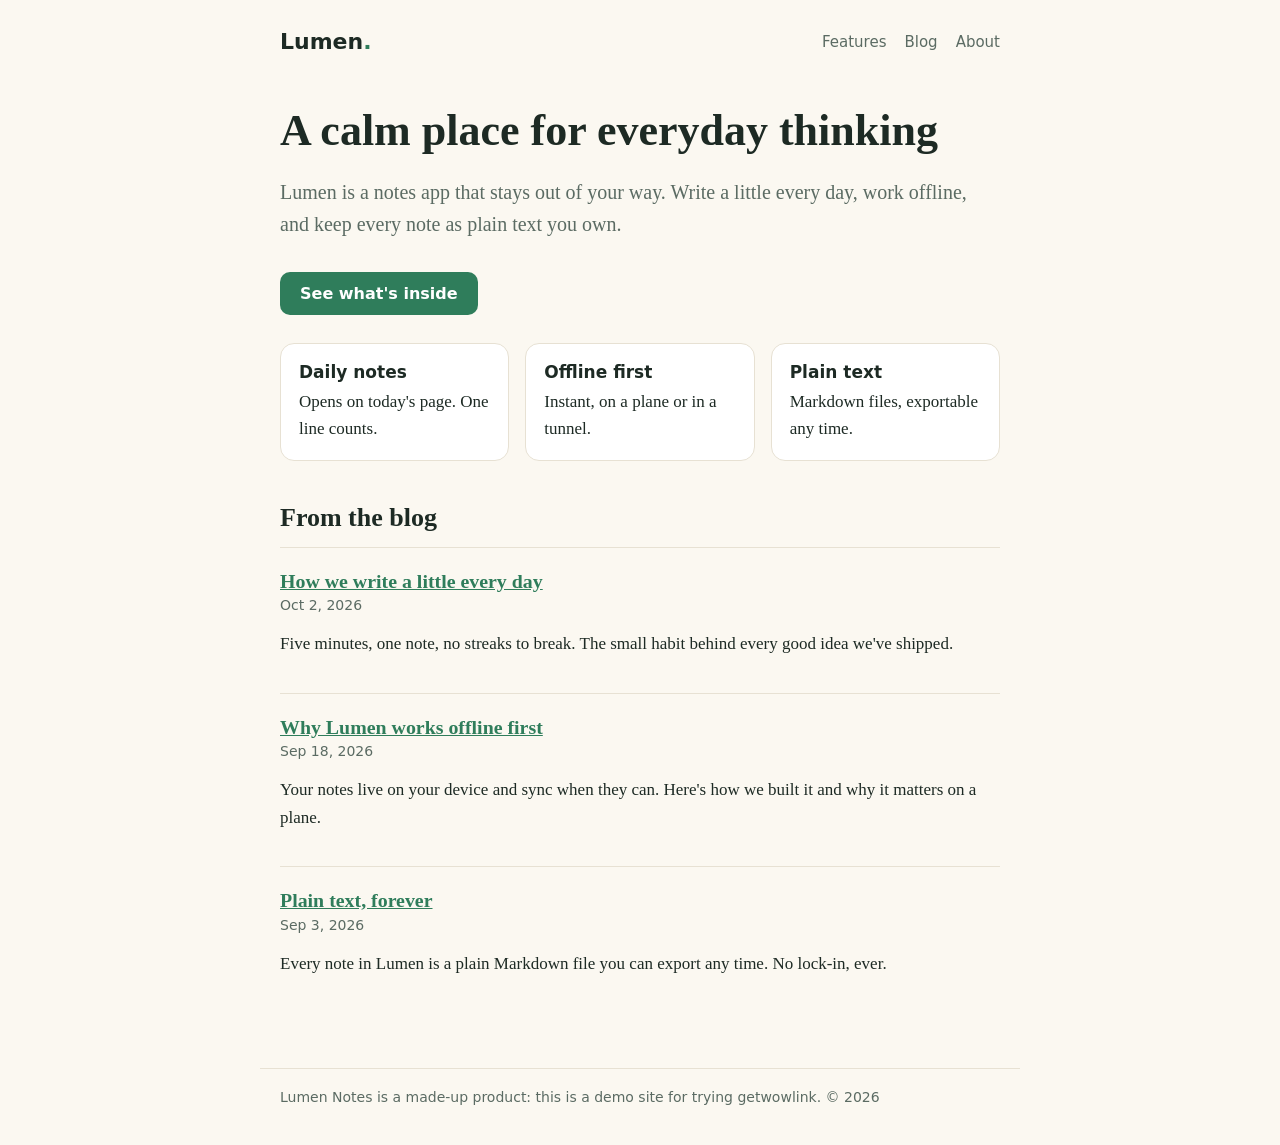
<file: index.html>
<!doctype html>
<html lang="en">
<head>
<meta charset="utf-8">
<meta name="viewport" content="width=device-width, initial-scale=1">
<title>Lumen Notes — a calm notes app for everyday thinking</title>
<meta name="description" content="Lumen is a quiet notes app: write a little every day, work offline, and keep every note as plain text.">
<link rel="canonical" href="https://getwowlink.github.io/">
<meta property="og:type" content="website">
<meta property="og:site_name" content="Lumen Notes">
<meta property="og:title" content="Lumen Notes — a calm notes app for everyday thinking">
<meta property="og:description" content="Lumen is a quiet notes app: write a little every day, work offline, and keep every note as plain text.">
<meta property="og:url" content="https://getwowlink.github.io/">
<meta name="twitter:card" content="summary_large_image">
<meta property="og:image" content="https://getwowimg.com/42c643qhfb/index.png">
<meta name="twitter:image" content="https://getwowimg.com/42c643qhfb/index.png">
<link rel="icon" href="/favicon.svg">
<link rel="stylesheet" href="/style.css">
</head>
<body>
<header><a class="logo" href="/">Lumen<span>.</span></a><nav><a href="/features/">Features</a><a href="/blog/">Blog</a><a href="/about/">About</a></nav></header>
<main>
<h1>A calm place for everyday thinking</h1>
<p class="lead">Lumen is a notes app that stays out of your way. Write a little every day, work offline, and keep every note as plain text you own.</p>
<a class="btn" href="/features/">See what's inside</a>
<div class="cards"><div class="card"><h3>Daily notes</h3>Opens on today's page. One line counts.</div><div class="card"><h3>Offline first</h3>Instant, on a plane or in a tunnel.</div><div class="card"><h3>Plain text</h3>Markdown files, exportable any time.</div></div>
<h2>From the blog</h2><div class="post"><h3><a href="/blog/writing-every-day/">How we write a little every day</a></h3><div class="meta">Oct 2, 2026</div><p>Five minutes, one note, no streaks to break. The small habit behind every good idea we&#x27;ve shipped.</p></div><div class="post"><h3><a href="/blog/offline-first/">Why Lumen works offline first</a></h3><div class="meta">Sep 18, 2026</div><p>Your notes live on your device and sync when they can. Here&#x27;s how we built it and why it matters on a plane.</p></div><div class="post"><h3><a href="/blog/plain-text/">Plain text, forever</a></h3><div class="meta">Sep 3, 2026</div><p>Every note in Lumen is a plain Markdown file you can export any time. No lock-in, ever.</p></div>
</main>
<footer>Lumen Notes is a made-up product: this is a demo site for trying getwowlink. © 2026</footer>
</body>
</html>
</file>
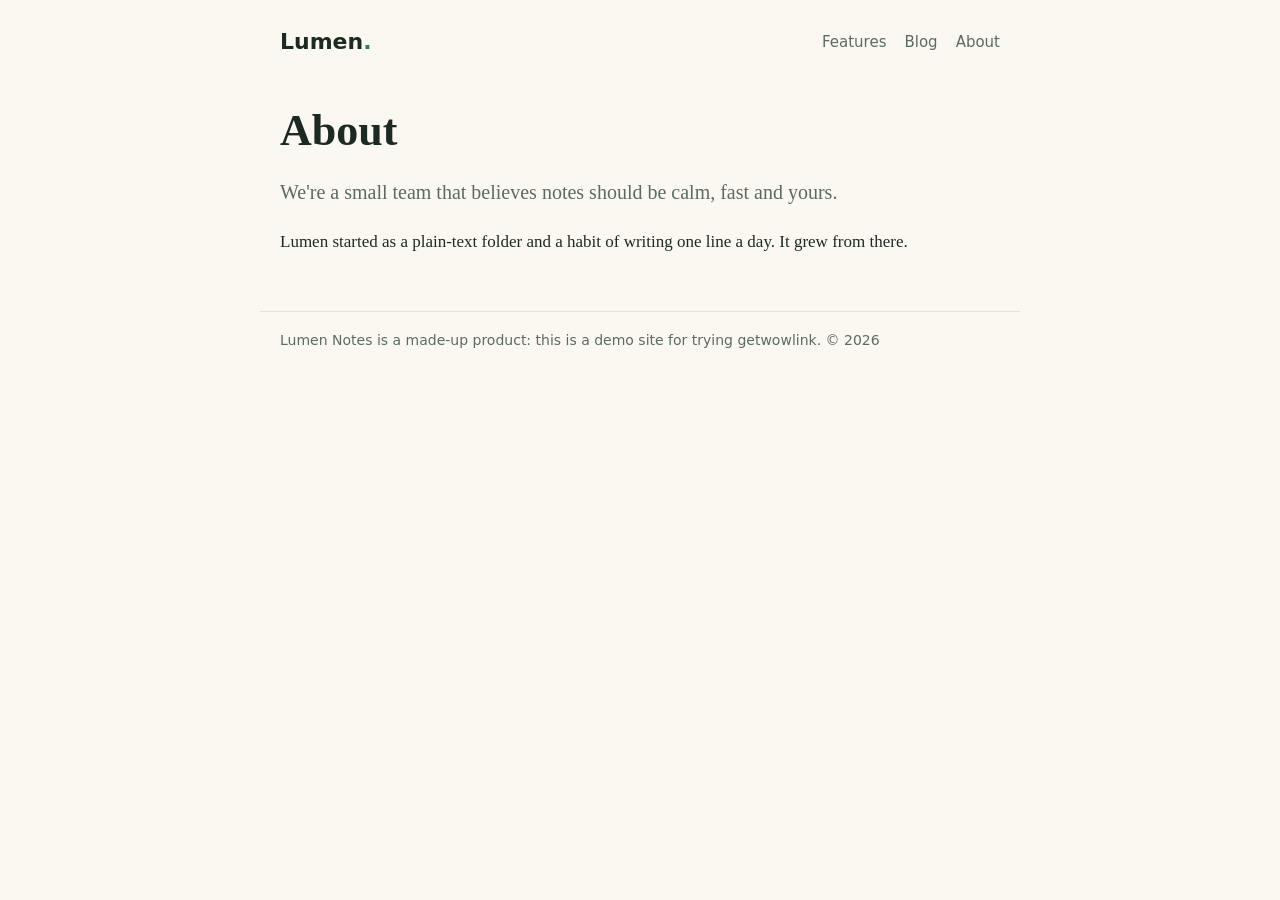
<file: about/index.html>
<!doctype html>
<html lang="en">
<head>
<meta charset="utf-8">
<meta name="viewport" content="width=device-width, initial-scale=1">
<title>About · Lumen Notes</title>
<meta name="description" content="Lumen Notes is made by a small team that believes notes should be calm, fast and yours.">
<link rel="canonical" href="https://getwowlink.github.io/about/">
<meta property="og:type" content="website">
<meta property="og:site_name" content="Lumen Notes">
<meta property="og:title" content="About">
<meta property="og:description" content="Lumen Notes is made by a small team that believes notes should be calm, fast and yours.">
<meta property="og:url" content="https://getwowlink.github.io/about/">
<meta name="twitter:card" content="summary_large_image">
<meta property="og:image" content="https://getwowimg.com/42c643qhfb/about.png">
<meta name="twitter:image" content="https://getwowimg.com/42c643qhfb/about.png">
<link rel="icon" href="/favicon.svg">
<link rel="stylesheet" href="/style.css">
</head>
<body>
<header><a class="logo" href="/">Lumen<span>.</span></a><nav><a href="/features/">Features</a><a href="/blog/">Blog</a><a href="/about/">About</a></nav></header>
<main>
<h1>About</h1><p class="lead">We're a small team that believes notes should be calm, fast and yours.</p><p>Lumen started as a plain-text folder and a habit of writing one line a day. It grew from there.</p>
</main>
<footer>Lumen Notes is a made-up product: this is a demo site for trying getwowlink. © 2026</footer>
</body>
</html>
</file>
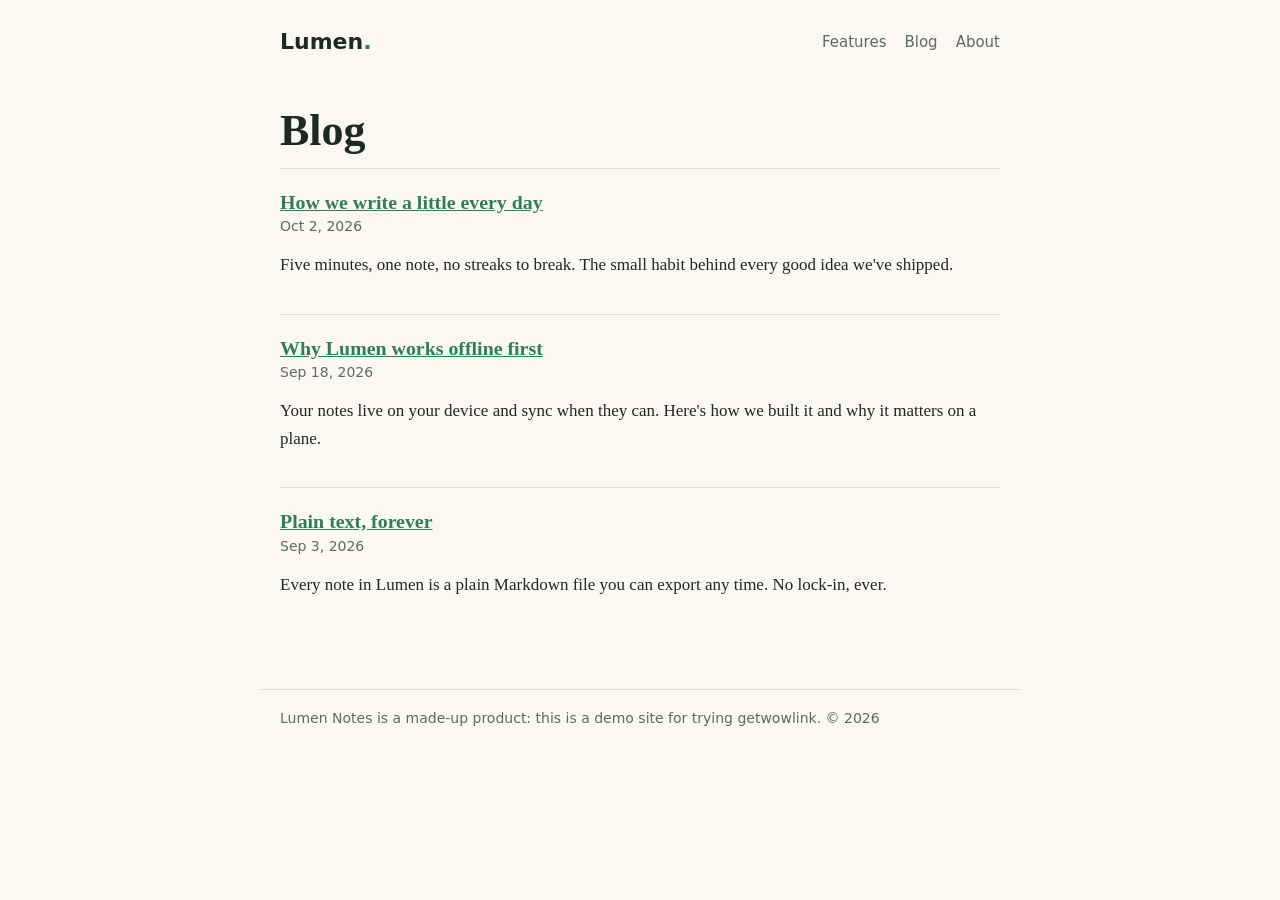
<file: blog/index.html>
<!doctype html>
<html lang="en">
<head>
<meta charset="utf-8">
<meta name="viewport" content="width=device-width, initial-scale=1">
<title>Blog · Lumen Notes</title>
<meta name="description" content="Notes from the team behind Lumen: habits, offline-first software and plain text.">
<link rel="canonical" href="https://getwowlink.github.io/blog/">
<meta property="og:type" content="website">
<meta property="og:site_name" content="Lumen Notes">
<meta property="og:title" content="Blog">
<meta property="og:description" content="Notes from the team behind Lumen: habits, offline-first software and plain text.">
<meta property="og:url" content="https://getwowlink.github.io/blog/">
<meta name="twitter:card" content="summary_large_image">
<meta property="og:image" content="https://getwowimg.com/42c643qhfb/blog.png">
<meta name="twitter:image" content="https://getwowimg.com/42c643qhfb/blog.png">
<link rel="icon" href="/favicon.svg">
<link rel="stylesheet" href="/style.css">
</head>
<body>
<header><a class="logo" href="/">Lumen<span>.</span></a><nav><a href="/features/">Features</a><a href="/blog/">Blog</a><a href="/about/">About</a></nav></header>
<main>
<h1>Blog</h1><div class="post"><h3><a href="/blog/writing-every-day/">How we write a little every day</a></h3><div class="meta">Oct 2, 2026</div><p>Five minutes, one note, no streaks to break. The small habit behind every good idea we&#x27;ve shipped.</p></div><div class="post"><h3><a href="/blog/offline-first/">Why Lumen works offline first</a></h3><div class="meta">Sep 18, 2026</div><p>Your notes live on your device and sync when they can. Here&#x27;s how we built it and why it matters on a plane.</p></div><div class="post"><h3><a href="/blog/plain-text/">Plain text, forever</a></h3><div class="meta">Sep 3, 2026</div><p>Every note in Lumen is a plain Markdown file you can export any time. No lock-in, ever.</p></div>
</main>
<footer>Lumen Notes is a made-up product: this is a demo site for trying getwowlink. © 2026</footer>
</body>
</html>
</file>
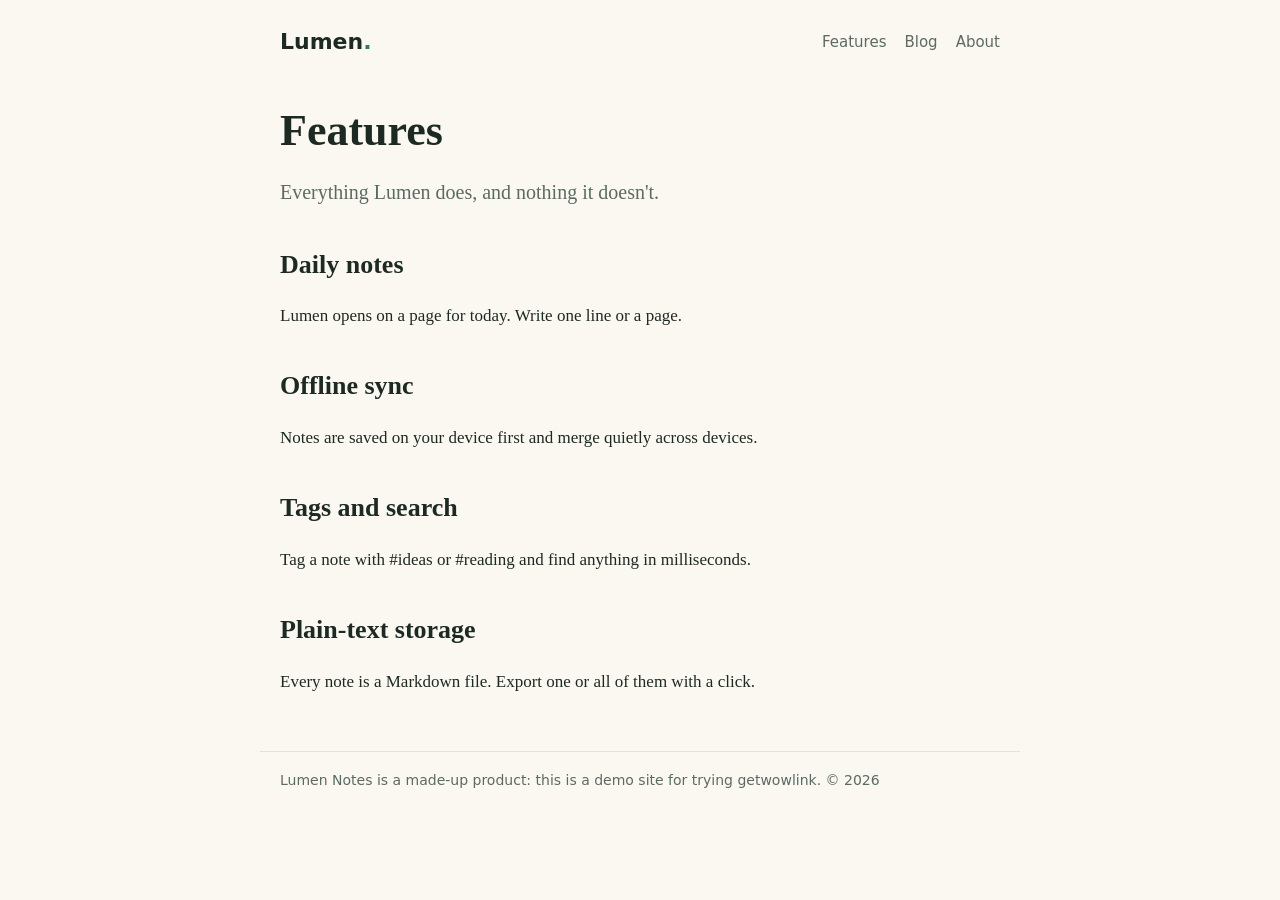
<file: features/index.html>
<!doctype html>
<html lang="en">
<head>
<meta charset="utf-8">
<meta name="viewport" content="width=device-width, initial-scale=1">
<title>Features · Lumen Notes</title>
<meta name="description" content="Daily notes, offline sync, plain-text Markdown storage, tags and fast search: everything in Lumen Notes.">
<link rel="canonical" href="https://getwowlink.github.io/features/">
<meta property="og:type" content="website">
<meta property="og:site_name" content="Lumen Notes">
<meta property="og:title" content="Features">
<meta property="og:description" content="Daily notes, offline sync, plain-text Markdown storage, tags and fast search: everything in Lumen Notes.">
<meta property="og:url" content="https://getwowlink.github.io/features/">
<meta name="twitter:card" content="summary_large_image">
<meta property="og:image" content="https://getwowimg.com/42c643qhfb/features.png">
<meta name="twitter:image" content="https://getwowimg.com/42c643qhfb/features.png">
<link rel="icon" href="/favicon.svg">
<link rel="stylesheet" href="/style.css">
</head>
<body>
<header><a class="logo" href="/">Lumen<span>.</span></a><nav><a href="/features/">Features</a><a href="/blog/">Blog</a><a href="/about/">About</a></nav></header>
<main>
<h1>Features</h1><p class="lead">Everything Lumen does, and nothing it doesn't.</p>
<h2>Daily notes</h2><p>Lumen opens on a page for today. Write one line or a page.</p>
<h2>Offline sync</h2><p>Notes are saved on your device first and merge quietly across devices.</p>
<h2>Tags and search</h2><p>Tag a note with #ideas or #reading and find anything in milliseconds.</p>
<h2>Plain-text storage</h2><p>Every note is a Markdown file. Export one or all of them with a click.</p>
</main>
<footer>Lumen Notes is a made-up product: this is a demo site for trying getwowlink. © 2026</footer>
</body>
</html>
</file>
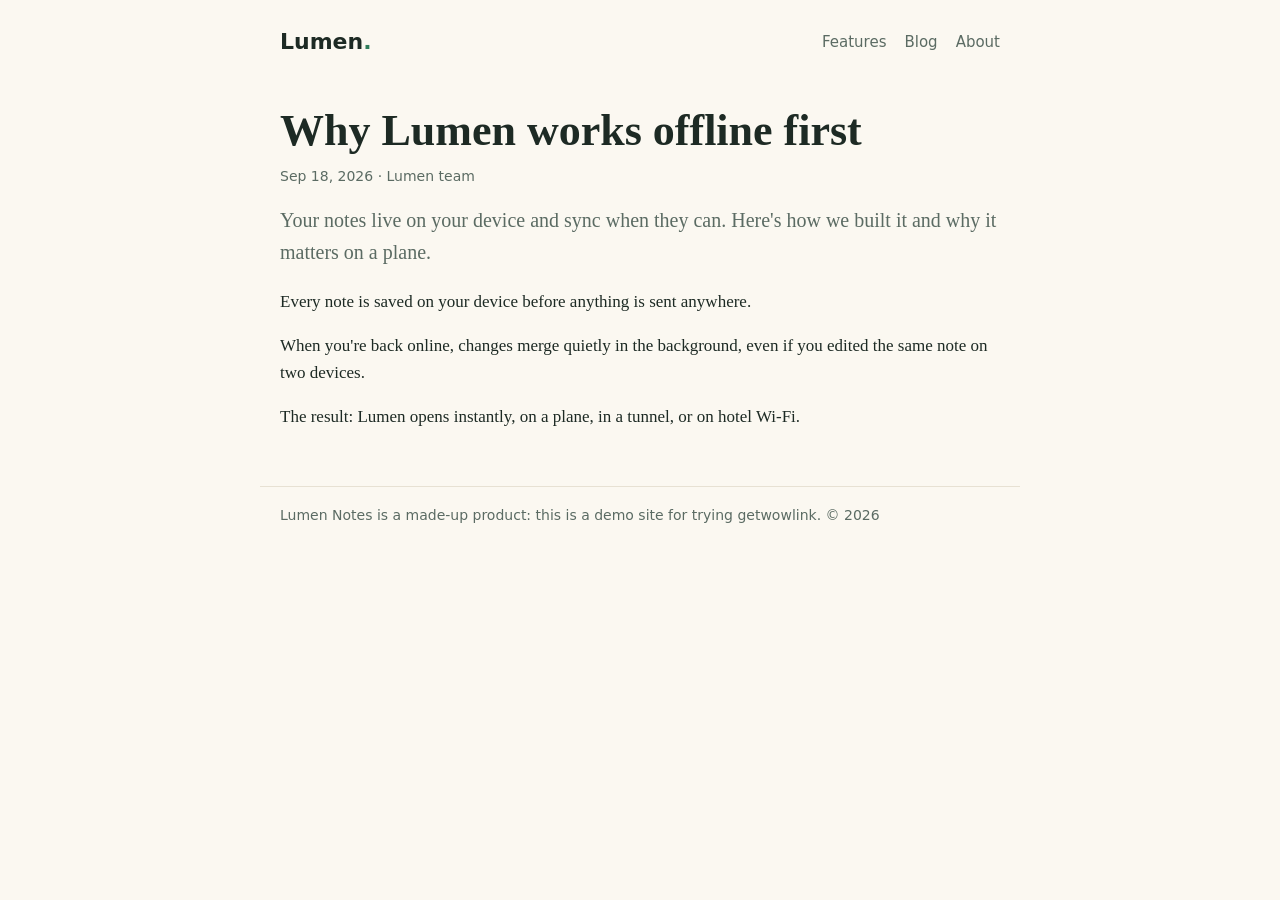
<file: blog/offline-first/index.html>
<!doctype html>
<html lang="en">
<head>
<meta charset="utf-8">
<meta name="viewport" content="width=device-width, initial-scale=1">
<title>Why Lumen works offline first · Lumen Notes</title>
<meta name="description" content="Your notes live on your device and sync when they can. Here&#x27;s how we built it and why it matters on a plane.">
<link rel="canonical" href="https://getwowlink.github.io/blog/offline-first/">
<meta property="og:type" content="article">
<meta property="og:site_name" content="Lumen Notes">
<meta property="og:title" content="Why Lumen works offline first">
<meta property="og:description" content="Your notes live on your device and sync when they can. Here&#x27;s how we built it and why it matters on a plane.">
<meta property="og:url" content="https://getwowlink.github.io/blog/offline-first/">
<meta name="twitter:card" content="summary_large_image">
<meta property="og:image" content="https://getwowimg.com/42c643qhfb/blog/offline-first.png">
<meta name="twitter:image" content="https://getwowimg.com/42c643qhfb/blog/offline-first.png">
<link rel="icon" href="/favicon.svg">
<link rel="stylesheet" href="/style.css">
</head>
<body>
<header><a class="logo" href="/">Lumen<span>.</span></a><nav><a href="/features/">Features</a><a href="/blog/">Blog</a><a href="/about/">About</a></nav></header>
<main>
<h1>Why Lumen works offline first</h1><div class="meta">Sep 18, 2026 · Lumen team</div><p class="lead">Your notes live on your device and sync when they can. Here&#x27;s how we built it and why it matters on a plane.</p><p>Every note is saved on your device before anything is sent anywhere.</p><p>When you&#x27;re back online, changes merge quietly in the background, even if you edited the same note on two devices.</p><p>The result: Lumen opens instantly, on a plane, in a tunnel, or on hotel Wi-Fi.</p>
</main>
<footer>Lumen Notes is a made-up product: this is a demo site for trying getwowlink. © 2026</footer>
</body>
</html>
</file>
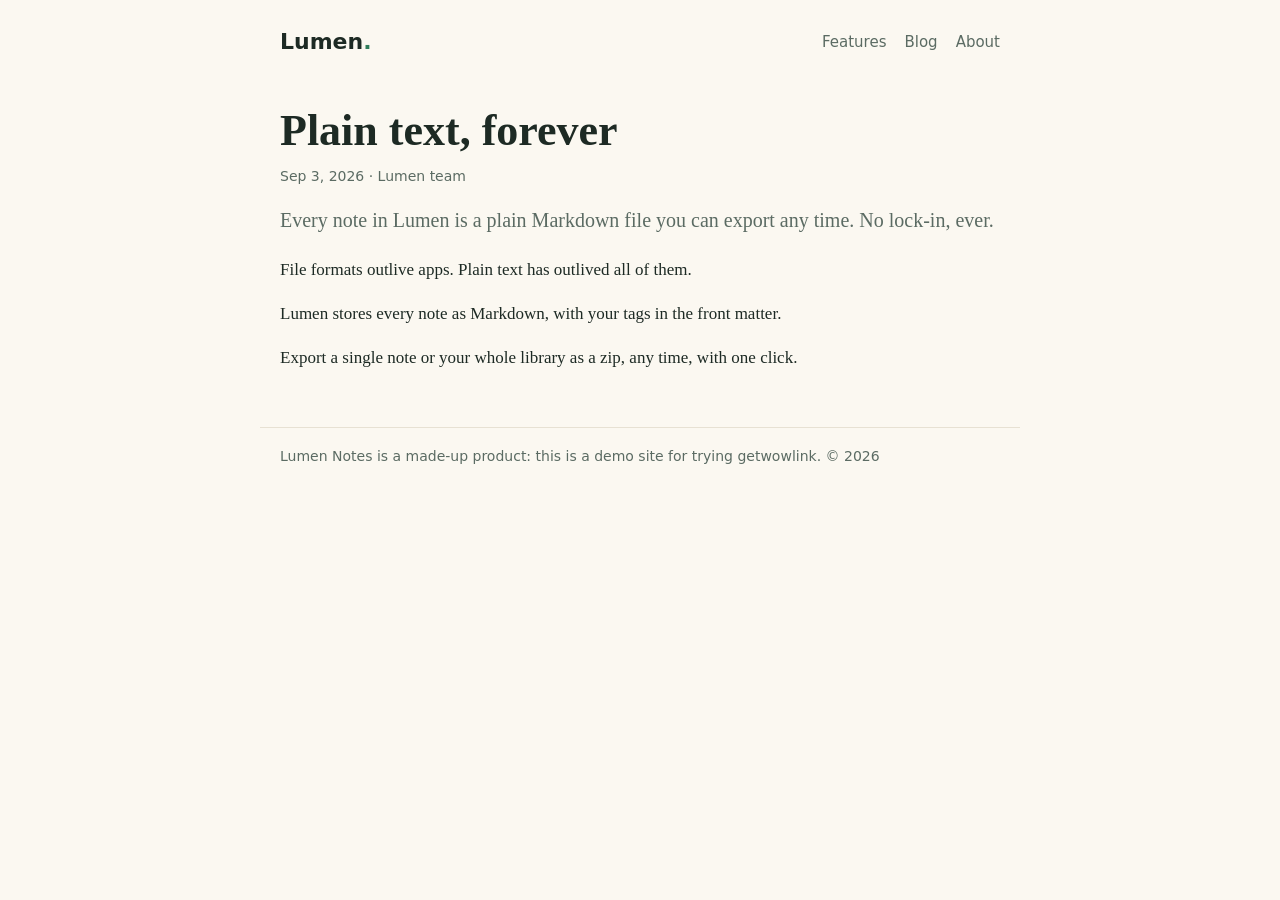
<file: blog/plain-text/index.html>
<!doctype html>
<html lang="en">
<head>
<meta charset="utf-8">
<meta name="viewport" content="width=device-width, initial-scale=1">
<title>Plain text, forever · Lumen Notes</title>
<meta name="description" content="Every note in Lumen is a plain Markdown file you can export any time. No lock-in, ever.">
<link rel="canonical" href="https://getwowlink.github.io/blog/plain-text/">
<meta property="og:type" content="article">
<meta property="og:site_name" content="Lumen Notes">
<meta property="og:title" content="Plain text, forever">
<meta property="og:description" content="Every note in Lumen is a plain Markdown file you can export any time. No lock-in, ever.">
<meta property="og:url" content="https://getwowlink.github.io/blog/plain-text/">
<meta name="twitter:card" content="summary_large_image">
<meta property="og:image" content="https://getwowimg.com/42c643qhfb/blog/plain-text.png">
<meta name="twitter:image" content="https://getwowimg.com/42c643qhfb/blog/plain-text.png">
<link rel="icon" href="/favicon.svg">
<link rel="stylesheet" href="/style.css">
</head>
<body>
<header><a class="logo" href="/">Lumen<span>.</span></a><nav><a href="/features/">Features</a><a href="/blog/">Blog</a><a href="/about/">About</a></nav></header>
<main>
<h1>Plain text, forever</h1><div class="meta">Sep 3, 2026 · Lumen team</div><p class="lead">Every note in Lumen is a plain Markdown file you can export any time. No lock-in, ever.</p><p>File formats outlive apps. Plain text has outlived all of them.</p><p>Lumen stores every note as Markdown, with your tags in the front matter.</p><p>Export a single note or your whole library as a zip, any time, with one click.</p>
</main>
<footer>Lumen Notes is a made-up product: this is a demo site for trying getwowlink. © 2026</footer>
</body>
</html>
</file>
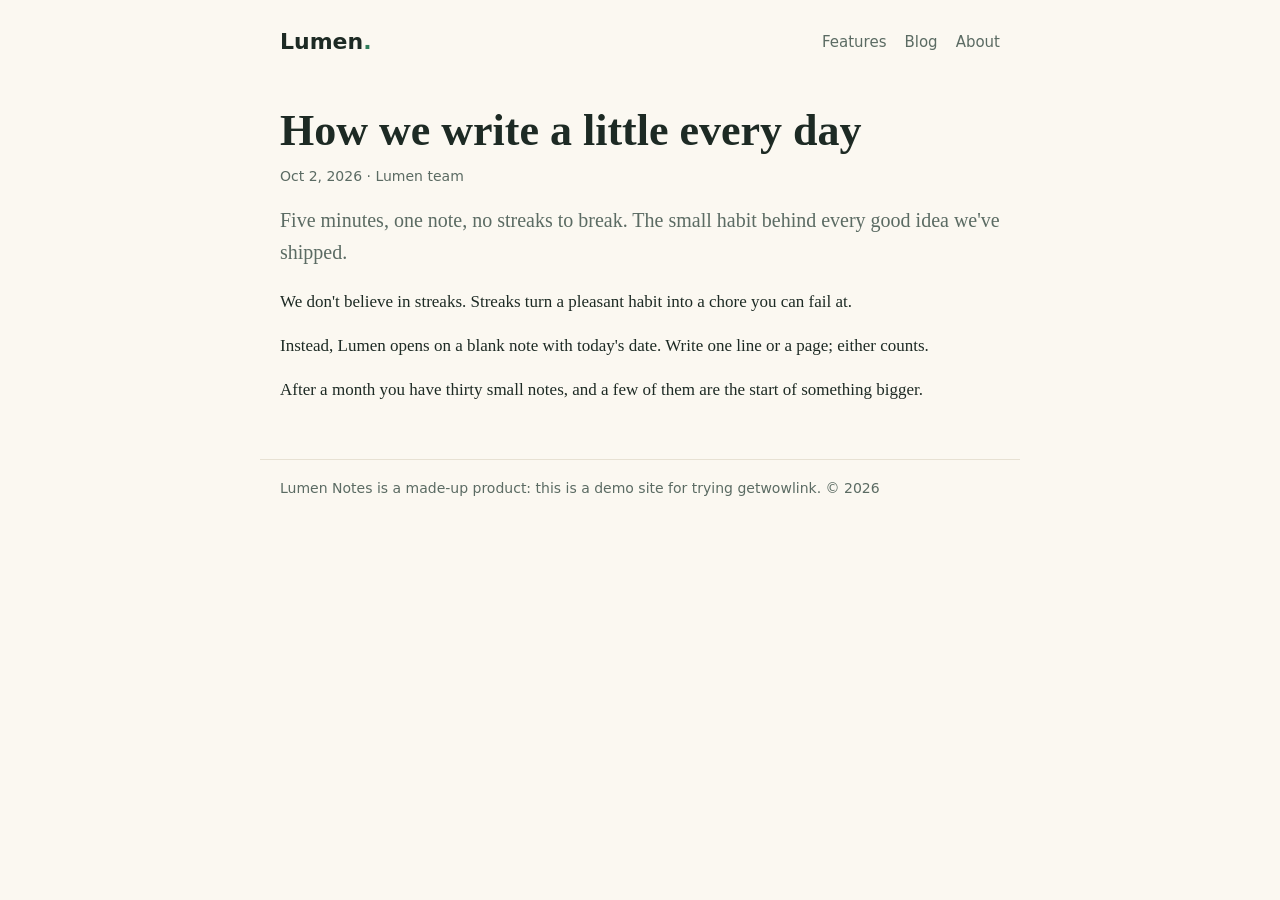
<file: blog/writing-every-day/index.html>
<!doctype html>
<html lang="en">
<head>
<meta charset="utf-8">
<meta name="viewport" content="width=device-width, initial-scale=1">
<title>How we write a little every day · Lumen Notes</title>
<meta name="description" content="Five minutes, one note, no streaks to break. The small habit behind every good idea we&#x27;ve shipped.">
<link rel="canonical" href="https://getwowlink.github.io/blog/writing-every-day/">
<meta property="og:type" content="article">
<meta property="og:site_name" content="Lumen Notes">
<meta property="og:title" content="How we write a little every day">
<meta property="og:description" content="Five minutes, one note, no streaks to break. The small habit behind every good idea we&#x27;ve shipped.">
<meta property="og:url" content="https://getwowlink.github.io/blog/writing-every-day/">
<meta name="twitter:card" content="summary_large_image">
<meta property="og:image" content="https://getwowimg.com/42c643qhfb/blog/writing-every-day.png">
<meta name="twitter:image" content="https://getwowimg.com/42c643qhfb/blog/writing-every-day.png">
<link rel="icon" href="/favicon.svg">
<link rel="stylesheet" href="/style.css">
</head>
<body>
<header><a class="logo" href="/">Lumen<span>.</span></a><nav><a href="/features/">Features</a><a href="/blog/">Blog</a><a href="/about/">About</a></nav></header>
<main>
<h1>How we write a little every day</h1><div class="meta">Oct 2, 2026 · Lumen team</div><p class="lead">Five minutes, one note, no streaks to break. The small habit behind every good idea we&#x27;ve shipped.</p><p>We don&#x27;t believe in streaks. Streaks turn a pleasant habit into a chore you can fail at.</p><p>Instead, Lumen opens on a blank note with today&#x27;s date. Write one line or a page; either counts.</p><p>After a month you have thirty small notes, and a few of them are the start of something bigger.</p>
</main>
<footer>Lumen Notes is a made-up product: this is a demo site for trying getwowlink. © 2026</footer>
</body>
</html>
</file>
<file: style.css>
:root{--ink:#1d2a24;--muted:#5b6b63;--bg:#fbf8f1;--card:#fff;--accent:#2f7d5b;--line:#e7e1d3}
*{box-sizing:border-box}body{margin:0;font:17px/1.6 Georgia,'Iowan Old Style',serif;color:var(--ink);background:var(--bg)}
a{color:var(--accent)}header,main,footer{max-width:760px;margin:0 auto;padding:0 20px}
header{display:flex;justify-content:space-between;align-items:center;padding-top:28px;padding-bottom:28px}
.logo{font:700 22px/1 system-ui,sans-serif;color:var(--ink);text-decoration:none}.logo span{color:var(--accent)}
nav a{font:500 15px system-ui,sans-serif;margin-left:18px;color:var(--muted);text-decoration:none}
h1{font-size:44px;line-height:1.1;margin:24px 0 12px}h2{font-size:26px;margin:36px 0 8px}
.lead{font-size:20px;color:var(--muted)}.btn{display:inline-block;background:var(--accent);color:#fff;padding:12px 20px;border-radius:10px;font:600 16px system-ui,sans-serif;text-decoration:none;margin-top:12px}
.cards{display:grid;grid-template-columns:repeat(auto-fit,minmax(200px,1fr));gap:16px;margin:28px 0}
.card{background:var(--card);border:1px solid var(--line);border-radius:14px;padding:18px}.card h3{margin:0 0 6px;font:600 17px system-ui,sans-serif}
.post{border-top:1px solid var(--line);padding:18px 0}.post h3{margin:0}.meta{font:14px system-ui,sans-serif;color:var(--muted)}
footer{border-top:1px solid var(--line);margin-top:56px;padding-top:20px;padding-bottom:40px;font:14px system-ui,sans-serif;color:var(--muted)}
</file>
